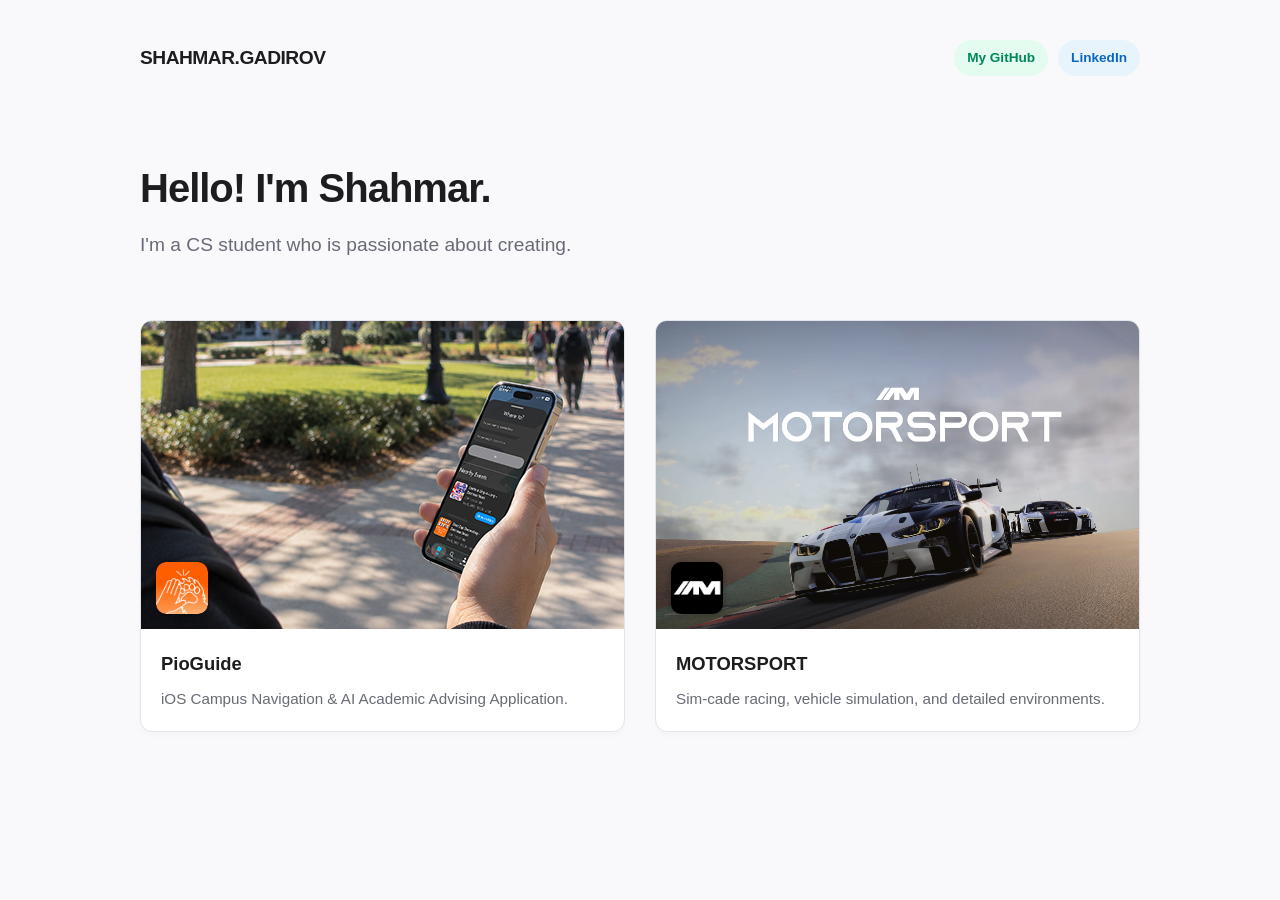
<file: index.html>
<!DOCTYPE html>
<html lang="en">

<head>
    <meta charset="UTF-8">
    <meta name="viewport" content="width=device-width, initial-scale=1.0">
    <link rel="icon" type="image/png" href="./images/logo.png">
    <link rel="stylesheet" href="styles.css">
    <title>Shahmar Gadirov's Portfolio</title>
</head>

<body>
    <header>
        <div class="logo">SHAHMAR.GADIROV</div>
        <nav class="header-links" aria-label="Social links">
            <a class="status-badge status-badge--github" href="https://github.com/shahmargadirov" target="_blank"
                rel="noopener noreferrer">My GitHub</a>
            <a class="status-badge status-badge--linkedin" href="https://linkedin.com/in/shahmar-gadirov"
                target="_blank" rel="noopener noreferrer">LinkedIn</a>
        </nav>
    </header>
    <main>
        <section class="hero">
            <h1>Hello! I'm Shahmar.</h1>
            <p>I'm a CS student who is passionate about creating.</p>
        </section>
        <section class="grid" aria-label="Projects">
            <button class="card" type="button" onclick="openProject('pioguide')">
                <div class="card-placeholder">
                    <img class="card-thumbnail" src="./images/projects/pioguide/thumbnail1.png"
                        alt="PioGuide app preview">
                    <img class="card-logo" src="./images/projects/pioguide/logo.png" alt="">
                </div>
                <div class="card-content">
                    <h3>PioGuide</h3>
                    <p>iOS Campus Navigation &amp; AI Academic Advising Application.</p>
                </div>
            </button>
            <button class="card" type="button" onclick="openProject('motorsport')">
                <div class="card-placeholder">
                    <img class="card-thumbnail" src="./images/projects/motorsport/thumbnail1.png"
                        alt="MOTORSPORT game preview">
                    <img class="card-logo" src="./images/projects/motorsport/logo.png" alt="">
                </div>
                <div class="card-content">
                    <h3>MOTORSPORT</h3>
                    <p>Sim-cade racing, vehicle simulation, and detailed environments.</p>
                </div>
            </button>
        </section>
    </main>
    
    <div id="project-modal" class="modal" aria-hidden="true">
        <section class="modal-content" role="dialog" aria-modal="true" aria-label="Project details">
            <button class="close-button" type="button" onclick="closeProject()"
                aria-label="Close project">&times;</button>
            <iframe id="project-frame" src="about:blank" title="Project details" loading="eager"></iframe>
        </section>
    </div>
    <script src="script.js"></script>
</body>

</html>
</file>
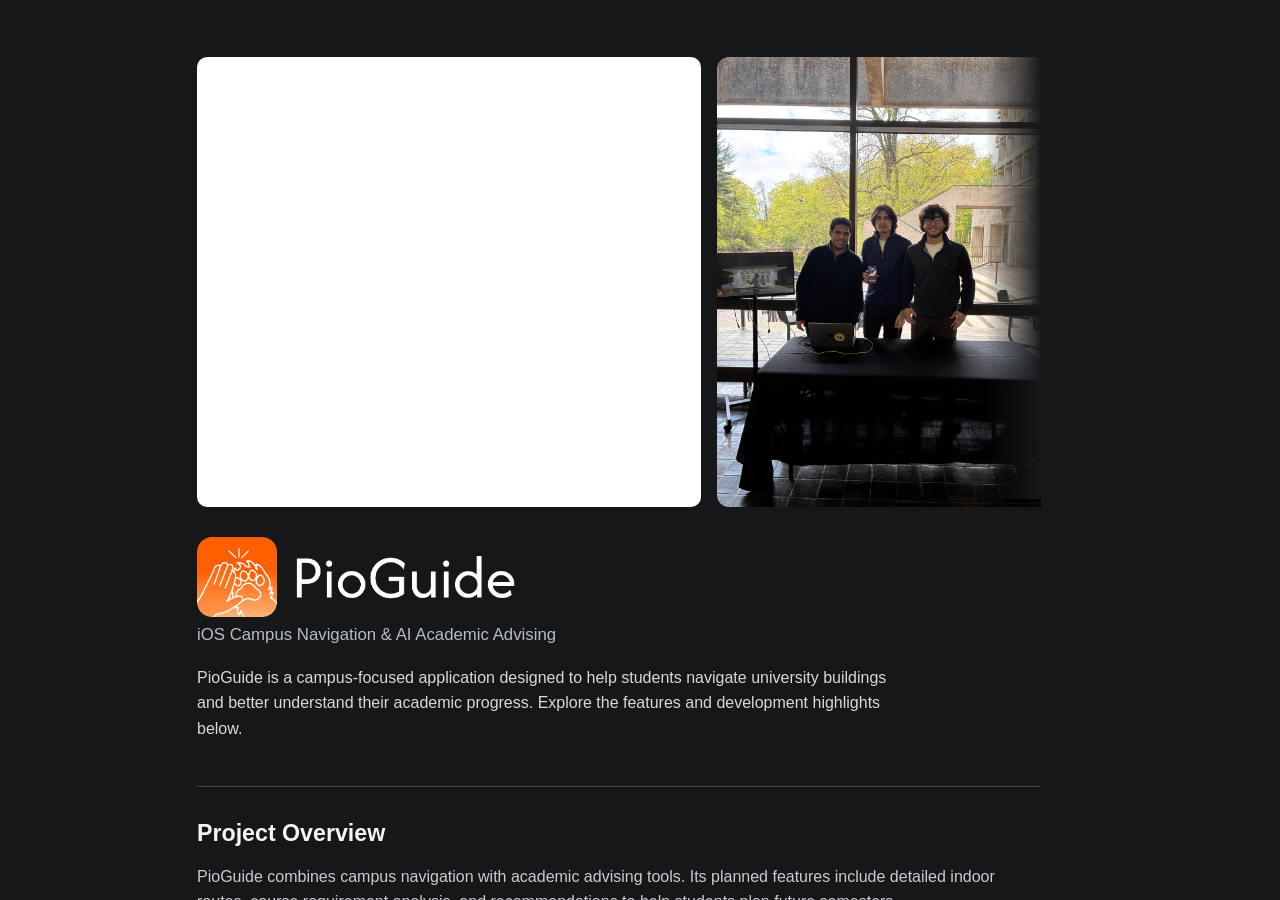
<file: projects/pioguide.html>
<!DOCTYPE html>
<html lang="en">
<head>
    <meta charset="UTF-8">
    <meta name="viewport" content="width=device-width, initial-scale=1.0">
    <link rel="stylesheet" href="pioguide.css">
    <title>PioGuide | Project Showcase</title>
</head>
<body>
    <div class="scroll-area">
        <main class="project-page">
                <section class ="project-thumbnail">
                    <div class="gallery" tabindex="0" aria-label="Project photos">
                        <div class="linkedin-embed">
                            <iframe
                                src="https://www.linkedin.com/embed/feed/update/urn:li:ugcPost:7457590001346912256?collapsed=1"
                                title="PioGuide LinkedIn post"
                                height="1593"
                                width="504"
                                frameborder="0"
                                allowfullscreen>
                            </iframe>
                        </div>  
                        <img src ="/images/projects/pioguide/1.jpeg" alt="1">
                        <img src ="/images/projects/pioguide/2.jpeg" alt="2">
                        <img src ="/images/projects/pioguide/3.jpeg" alt="3">
                        <img src ="/images/projects/pioguide/4.jpeg" alt="4">
                        <img src ="/images/projects/pioguide/5.jpeg" alt="5">
                        <img src ="/images/projects/pioguide/6.jpeg" alt="6">

                    </div>
                </section>
            <section class="project-hero">
                <img class="project-logo" src="../images/projects/pioguide/titlelogo.png" alt="MOTORSPORT logo">
                <p class="project-subtitle">iOS Campus Navigation &amp; AI Academic Advising</p>
                <p class="project-intro">
                    PioGuide is a campus-focused application designed to help students
                    navigate university buildings and better understand their academic
                    progress. Explore the features and development highlights below.
                </p>
            </section>

            <section class="project-section">
                <h2>Project Overview</h2>
                <p>
                    PioGuide combines campus navigation with academic advising tools.
                    Its planned features include detailed indoor routes, course
                    requirement analysis, and recommendations to help students plan
                    future semesters.
                </p>
            </section>

            <section class="project-section">
                <h2>Project Presentation</h2>

            </section>
        </main>
    </div>
    <script src="pioguide.js"></script>
</body>
</html>
</file>
<file: styles.css>
* {
    box-sizing: border-box;
    margin: 0;
    padding: 0;
    font-family: -apple-system, BlinkMacSystemFont, "Segoe UI", Roboto, Helvetica, Arial, sans-serif;
}
body {
    background-color: #f9f9fb;
    color: #1d1d1f;
    line-height: 1.6;
    padding: 20px;
}
header {
    max-width: 1000px;
    margin: 0 auto 60px;
    display: flex;
    justify-content: space-between;
    align-items: center;
    gap: 20px;
    padding: 20px 0;
}
.logo {
    font-weight: 700;
    font-size: 1.2rem;
    letter-spacing: -0.5px;
}
.header-links {
    display: flex;
    flex-wrap: wrap;
    gap: 10px;
    align-items: center;
}
.status-badge {
    display: inline-block;
    padding: 6px 12px;
    border-radius: 20px;
    font-size: 0.85rem;
    font-weight: 600;
    text-decoration: none;
    cursor: pointer;
    border: 1px solid transparent;
    transition: background-color 0.2s ease, color 0.2s ease, transform 0.2s ease, box-shadow 0.2s ease;
}
.status-badge:hover {
    transform: translateY(-2px);
    box-shadow: 0 4px 12px rgba(0, 0, 0, 0.08);
}
.status-badge--github {
    background-color: #e3fcef;
    color: #00875a;
}
.status-badge--github:hover {
    background-color: #c6f6e0;
    border-color: #00875a33;
}
.status-badge--linkedin {
    background-color: #e8f4fc;
    color: #0a66c2;
}
.status-badge--linkedin:hover {
    background-color: #d0e8f7;
    border-color: #0a66c233;
}
.status-badge:focus-visible, .card:focus-visible, .close-button:focus-visible {
    outline: 2px solid #1d1d1f;
    outline-offset: 3px;
}
main {
    max-width: 1000px;
    margin: 0 auto;
}
.hero {
    margin-bottom: 60px;
}
.hero h1 {
    font-size: 2.5rem;
    font-weight: 800;
    margin-bottom: 10px;
    letter-spacing: -1px;
}
.hero p {
    font-size: 1.2rem;
    color: #686b77;
    max-width: 600px;
}
.grid {
    display: grid;
    grid-template-columns: repeat(auto-fit, minmax(min(100%, 300px), 1fr));
    gap: 30px;
}
.card {
    display: block;
    width: 100%;
    text-align: left;
    color: inherit;
    font: inherit;
    background: #fff;
    border: 1px solid #e1e4ea;
    border-radius: 12px;
    overflow: hidden;
    box-shadow: 0 4px 6px rgba(0, 0, 0, 0.02);
    transition: transform 0.2s ease, box-shadow 0.2s ease;
    cursor: pointer;
}
.card:hover {
    transform: translateY(-4px);
    box-shadow: 0 10px 25px rgba(0, 0, 0, 0.08);
}
.card-placeholder {
    position: relative;
    background-color: #eceef2;
    height: 308px;
    display: flex;
    align-items: center;
    justify-content: center;
    overflow: hidden;
}
.card-thumbnail {
    width: 100%;
    height: 100%;
    object-fit: cover;
}
.card-logo {
    position: absolute;
    bottom: 15px;
    left: 15px;
    z-index: 1;
    max-height: 52px;
    max-width: min(45%, 160px);
    width: auto;
    height: auto;
    object-fit: contain;
    border-radius: 10px;
    pointer-events: none;
    filter: drop-shadow(0 1px 3px rgba(0, 0, 0, 0.35));
}
.card-content {
    padding: 20px;
}
.card-content h3 {
    margin-bottom: 8px;
    font-size: 1.15rem;
}
.card-content p {
    color: #686b77;
    font-size: 0.95rem;
}
.modal {
    position: fixed;
    inset: 0;
    z-index: 1000;
    display: flex;
    justify-content: center;
    align-items: center;
    padding: 20px;
    background: rgba(0, 0, 0, 0.65);
    visibility: hidden;
    opacity: 0;
    pointer-events: none;
    transition: opacity 0.3s ease, visibility 0.3s ease;
}
.modal.modal-open {
    visibility: visible;
    opacity: 1;
    pointer-events: auto;
}
.modal-content {
    position: relative;
    width: min(1000px, 90vw);
    height: min(850px, 90vh);
    background: #303030;
    border-radius: 18px;
    overflow: hidden;
    box-shadow: 0 20px 60px rgba(0, 0, 0, 0.35);
    opacity: 0;
    transform: scale(0.92) translateY(15px);
    transition: opacity 0.3s ease, transform 0.3s ease;
}
.modal.modal-open .modal-content {
    opacity: 1;
    transform: scale(1) translateY(0);
}
#project-frame {
    display: block;
    width: 100%;
    height: 100%;
    border: none;
    background: #1e1e1e;
}
.close-button {
    position: absolute;
    top: 25px;
    right: 25px;
    z-index: 10;
    display: grid;
    place-items: center;
    width: 38px;
    height: 38px;
    border: none;
    border-radius: 50%;
    background: rgba(255, 255, 255, 0.92);
    color: #333;
    font-size: 27px;
    line-height: 1;
    cursor: pointer;
    transition: background 0.2s ease, transform 0.2s ease;
}
.close-button:hover {
    background: #fff;
    transform: scale(1.08);
}
@media (max-width: 600px) {
    body {
        padding: 14px;
    }
    header {
        margin-bottom: 40px;
        align-items: flex-start;
        flex-direction: column;
    }
    .hero {
        margin-bottom: 35px;
    }
    .hero h1 {
        font-size: 2rem;
    }
    .card-placeholder {
        height: 240px;
    }
    .modal {
        padding: 10px;
    }
    .modal-content {
        width: 100%;
        height: 90vh;
        max-height: 850px;
        border-radius: 14px;
    }
}
/* @media (prefers-reduced-motion: reduce) {
    *, *::before, *::after {
        transition-duration: 0.01ms !important;
        animation-duration: 0.01ms !important;
    }
} */
</file>
<file: projects/pioguide.css>
/* ==========================================================================
   MOTORSPORT project page
   1. Base
   2. Page layout
   3. Scrolling gallery (top of page)
   4. Hero
   5. Content sections
   6. Screenshot grid
   7. Responsive
   ========================================================================== */


/* 1. Base
   ========================================================================== */

html, body {
    height: 100%;
    overflow: hidden;              /* the page itself no longer scrolls */
}

.scroll-area {
    position: absolute;
    inset: 12px 42px 0px 0px;       /* top right bottom left */
    overflow-y: auto;
}

/* Scrollbar (replaces the html { ... } scrollbar rules) */
.scroll-area::-webkit-scrollbar         { width: 5px; }
.scroll-area::-webkit-scrollbar-track   { 
    background: transparent; 
    margin-top: 70px;
    margin-bottom:20px;
}
.scroll-area::-webkit-scrollbar-thumb   { background: #c4c8d0; border-radius: 3px; }


* {
    box-sizing: border-box;
}

body {
    margin: 0;
    background: #151719;
    color: #f5f5f5;
    font-family: -apple-system, BlinkMacSystemFont, "Segoe UI", Roboto, Helvetica, Arial, sans-serif;
    line-height: 1.6;
}

h1 {
    font-size: clamp(2rem, 5vw, 3rem);
    line-height: 1.15;
    margin: 0 0 8px;
}


/* 2. Page layout
   ========================================================================== */
.project-page {
    max-width: 900px;
    margin: 0 auto;
    padding: 35px 28px 50px;
}


/* 3. Scrolling gallery
   ========================================================================== */

/* Wrapper: holds the fade overlays */
.project-thumbnail {
    --fade-color: #151719;   /* must match the body background */
    --fade-width: 56px;
    position: relative;
    margin-top: 10px;
}

/* The scroller */
.gallery {
    display: flex;
    gap: 16px;
    padding-bottom: 12px;                  /* room for the scrollbar */
    overflow-x: auto;                      /* scroll sideways */
    overflow-y: hidden;
    scroll-snap-type: x mandatory;
    -webkit-overflow-scrolling: touch;
    scrollbar-width: thin;                 /* Firefox */
    scrollbar-color: #c4c8d0 transparent;
}

.gallery img {
    flex: 0 0 auto;                        /* keep each image at its own width */
    width: auto;
    height: 450px;
    border-radius: 12px;
    scroll-snap-align: start;              /* each photo snaps into place */
}

.gallery .linkedin-embed {
    flex: 0 0 auto;                /* never shrink */
    width: 504px;
    height: 450px;                 /* same as the gallery images */
    scroll-snap-align: start;
}

.gallery .linkedin-embed iframe {
    width: 100%;
    height: 100%;
    max-width: none;
}

/* Scrollbar (Chrome / Safari / Edge) */
.gallery::-webkit-scrollbar          { height: 8px; }
.gallery::-webkit-scrollbar-thumb    { background: #c4c8d0; border-radius: 4px; }
.gallery::-webkit-scrollbar-track    { background: transparent; }

/* Edge fades: two overlays drawn on top of the wrapper */
.project-thumbnail::before,
.project-thumbnail::after {
    content: "";
    position: absolute;
    top: 0;
    bottom: 20px;                          /* stops above the scrollbar */
    width: calc(var(--fade-width) + 1px);  /* +1px overlap hides the edge sliver */
    z-index: 2;
    pointer-events: none;                  /* clicks and swipes pass through */
    opacity: 0;
    transition: opacity 0.2s ease;
}

.project-thumbnail::before {
    left: -1px;
    background: linear-gradient(to right, var(--fade-color), transparent);
}

.project-thumbnail::after {
    right: -1px;
    background: linear-gradient(to left, var(--fade-color), transparent);
}

/* Classes toggled by motorsport.js */
.project-thumbnail.can-scroll-left::before  { opacity: 1; }
.project-thumbnail.can-scroll-right::after  { opacity: 1; }


/* 4. Hero
   ========================================================================== */
.project-hero {
    padding-bottom: 28px;
    border-bottom: 1px solid #414448;
}

.project-logo {
    display: block;
    max-width: 700px;
    max-height: 80px;
    width: auto;
    height: auto;
    object-fit: contain;
    margin-top: 18px;
    margin-bottom: 5px;
}

.project-subtitle {
    color: #b8bdc3;
    font-size: 1.05rem;
    margin: 0 0 16px;
}

.project-intro {
    color: #d7d9dc;
    max-width: 720px;
}


/* 5. Content sections
   ========================================================================== */
.project-section {
    padding-top: 28px;
}

.project-section h2 {
    font-size: 1.45rem;
    margin: 0 0 12px;
}

.project-section p {
    color: #c9cdd1;
    margin: 0 0 14px;
}


/* 6. Screenshot grid
   ========================================================================== */
.screenshot-grid {
    display: grid;
    grid-template-columns: repeat(auto-fit, minmax(min(100%, 240px), 1fr));
    gap: 18px;
}

.screenshot-grid figure {
    min-width: 0;
    margin: 0;
}

.screenshot-grid img {
    display: block;
    width: 100%;
    max-height: 380px;
    object-fit: contain;
    object-position: top;
    border-radius: 10px;
    background: #24272a;
}

.screenshot-grid figcaption {
    color: #b8bdc3;
    font-size: 0.9rem;
    padding-top: 8px;
}

.linkedin-embed {
    width: 100%;
    display: flex;
    justify-content: center;
    overflow: hidden;
    border-radius: 10px;
}
.linkedin-embed iframe {
    display: block;
    width: 100%;
    max-width: 504px;
    height: auto;
    border: none;
    background: #fff;
}


/* 7. Responsive
   ========================================================================== */
@media (max-width: 600px) {
    .project-page {
        padding: 55px 16px 35px;
    }

    .project-logo {
        max-width: 190px;
    }
}

/* what is wrong with this */
</file>
